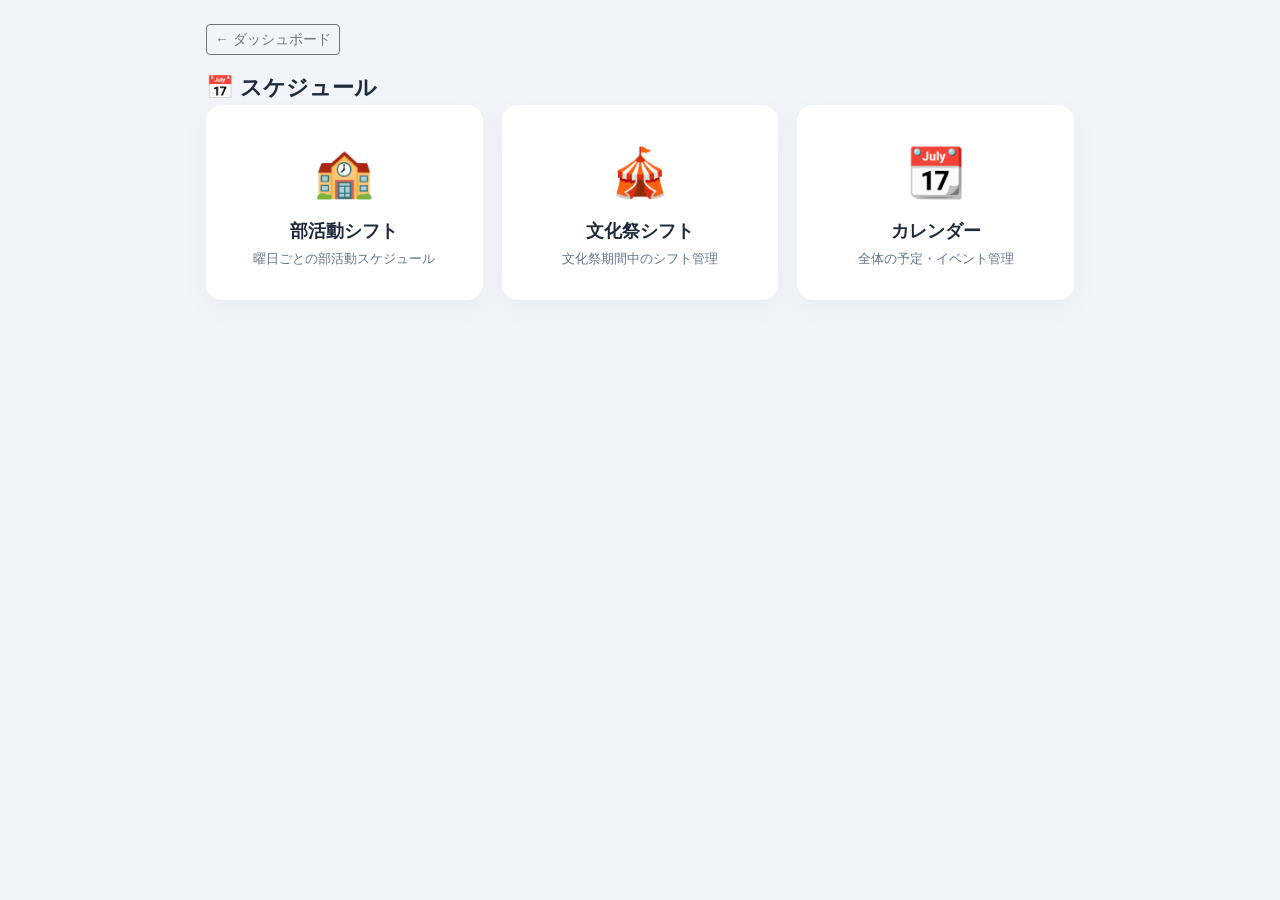
<file: schedules.html>
<!DOCTYPE html>
<html lang="ja">
<head>
  <meta charset="UTF-8">
  <meta name="viewport" content="width=device-width, initial-scale=1.0">
  <title>SUMS スケジュール</title>
  <link href="https://cdn.jsdelivr.net/npm/bootstrap@5.3.3/dist/css/bootstrap.min.css" rel="stylesheet">
  <link href="css/style.css" rel="stylesheet">
</head>
<body class="schedule-body">
  <div class="container-custom">
    <a href="dashboard.html" class="btn btn-sm btn-outline-secondary mb-3">← ダッシュボード</a>
    <div class="page-title">📅 スケジュール</div>
    <div class="entry-cards">
      <a href="schedule_club.html" class="entry-card">
        <div class="entry-icon">🏫</div>
        <h3>部活動シフト</h3>
        <p>曜日ごとの部活動スケジュール</p>
      </a>
      <a href="schedule_festival.html" class="entry-card">
        <div class="entry-icon">🎪</div>
        <h3>文化祭シフト</h3>
        <p>文化祭期間中のシフト管理</p>
      </a>
      <a href="schedule_calendar.html" class="entry-card">
        <div class="entry-icon">📆</div>
        <h3>カレンダー</h3>
        <p>全体の予定・イベント管理</p>
      </a>
    </div>
  </div>
</body>
</html>
</file>
<file: css/style.css>
/* ============================================================
   SUMS 全局样式 - 最终完整版
   包含: 登录 / Dashboard / 日程 / Task / Project / Case /
         Members / 会议 / 文化祭 / 通用组件
   ============================================================ */

/* ===== CSS 变量 ===== */
:root {
  --sums-blue: #3B82F6;
  --sums-teal: #14B8A6;
  --sums-mint: #A7F3D0;
  --sums-bg: #F1F5F9;
  --sums-card-bg: #FFFFFF;
  --sums-text: #1E293B;
  --sums-text-muted: #64748B;
  --sums-radius: 16px;
  --sums-shadow: 0 8px 30px rgba(0, 0, 0, 0.04);
  --sums-transition: 0.2s ease;
}

/* ===== 全局基础 ===== */
body {
  font-family: 'Inter', -apple-system, BlinkMacSystemFont, 'Segoe UI', Roboto, 'Helvetica Neue', sans-serif;
  background-color: var(--sums-bg);
  color: var(--sums-text);
  margin: 0;
  min-height: 100vh;
}

/* ===== 通用工具栏 ===== */
.toolbar {
  display: flex;
  justify-content: space-between;
  align-items: center;
  margin-bottom: 1.5rem;
  flex-wrap: wrap;
  gap: 0.8rem;
}
.toolbar-left {
  display: flex;
  align-items: center;
  gap: 0.6rem;
}
.toolbar-back { flex-shrink: 0; }
.page-title { font-size: 1.4rem; font-weight: 700; margin: 0; }
.add-btn {
  background: linear-gradient(135deg, var(--sums-blue), var(--sums-teal));
  border: none;
  border-radius: 12px;
  padding: 0.5rem 1.2rem;
  color: white;
  font-weight: 600;
  cursor: pointer;
  transition: 0.2s;
  white-space: nowrap;
}
.add-btn:hover { opacity: 0.9; transform: translateY(-1px); }

/* ===== 登录页 ===== */
.login-body {
  display: flex;
  align-items: center;
  justify-content: center;
  padding: 1rem;
  background: linear-gradient(135deg, #EFF6FF 0%, #ECFEFF 100%);
  min-height: 100vh;
}
.login-card {
  max-width: 440px;
  width: 100%;
  background: var(--sums-card-bg);
  border-radius: var(--sums-radius);
  box-shadow: var(--sums-shadow);
  padding: 2rem 2rem 1.8rem;
}
.brand-section { text-align: center; margin-bottom: 1.8rem; }
.brand-logo {
  font-size: 2.2rem;
  font-weight: 700;
  color: var(--sums-blue);
  letter-spacing: -0.5px;
  margin-bottom: 0.2rem;
  display: flex;
  align-items: center;
  justify-content: center;
  gap: 0.4rem;
  user-select: none;
  cursor: pointer;
}
.brand-logo-icon {
  display: inline-block;
  width: 28px;
  height: 28px;
  background: linear-gradient(135deg, var(--sums-blue), var(--sums-teal));
  border-radius: 8px;
}
.brand-subtitle { font-size: 0.9rem; color: var(--sums-text-muted); margin: 0; }
.divider { height: 1px; background: #E2E8F0; margin: 1.3rem 0 1.5rem; }
.form-label-custom { font-size: 0.85rem; font-weight: 600; color: var(--sums-text); margin-bottom: 0.3rem; }
.custom-select-wrapper { position: relative; }
.custom-select-trigger {
  background: #FFFFFF; border: 1px solid #CBD5E1; border-radius: 12px;
  padding: 0.65rem 1rem; display: flex; align-items: center; justify-content: space-between;
  cursor: pointer; transition: border-color var(--sums-transition), box-shadow var(--sums-transition); user-select: none;
}
.custom-select-trigger:hover { border-color: #94A3B8; }
.custom-select-trigger.active { border-color: var(--sums-blue); box-shadow: 0 0 0 3px rgba(59,130,246,0.15); }
.custom-select-trigger .placeholder { color: var(--sums-text-muted); font-size: 0.9rem; }
.custom-select-trigger .selected-text { font-weight: 500; color: var(--sums-text); }
.arrow { font-size: 0.7rem; color: var(--sums-text-muted); transition: transform var(--sums-transition); }
.custom-select-trigger.active .arrow { transform: rotate(180deg); }
.custom-options {
  position: absolute; top: calc(100% + 4px); left: 0; right: 0;
  background: #FFFFFF; border: 1px solid #CBD5E1; border-radius: 12px;
  box-shadow: 0 10px 25px rgba(0,0,0,0.1); z-index: 100; max-height: 220px; overflow-y: auto; display: none;
}
.custom-options.open { display: block; }
.custom-option { padding: 0.55rem 1rem; cursor: pointer; transition: background 0.15s; font-size: 0.9rem; display: flex; justify-content: space-between; align-items: center; }
.custom-option:hover { background: #F1F5F9; }
.custom-option.selected { background: #EFF6FF; color: var(--sums-blue); font-weight: 500; }
.password-field { position: relative; }
.password-field input { border-radius: 12px; padding-right: 3rem; }
.toggle-password { position: absolute; right: 12px; top: 50%; transform: translateY(-50%); background: none; border: none; color: var(--sums-text-muted); cursor: pointer; font-size: 1.1rem; }
.btn-login {
  width: 100%; background: linear-gradient(135deg, var(--sums-blue), var(--sums-teal));
  border: none; border-radius: 12px; padding: 0.7rem; font-weight: 600; color: white;
  letter-spacing: 0.4px; transition: all var(--sums-transition); box-shadow: 0 4px 14px rgba(59,130,246,0.3);
}
.btn-login:hover { background: linear-gradient(135deg, #2563EB, #0D9488); box-shadow: 0 6px 18px rgba(59,130,246,0.4); transform: translateY(-1px); }
.btn-login:disabled { opacity: 0.7; transform: none; cursor: not-allowed; box-shadow: none; }
.error-message { background: #FEF2F2; border: 1px solid #FECACA; color: #B91C1C; border-radius: 10px; padding: 0.6rem 1rem; font-size: 0.85rem; margin-top: 0.8rem; display: none; }
.init-description { text-align: center; font-size: 0.85rem; color: var(--sums-text-muted); margin-bottom: 1.2rem; }

/* 开发者弹窗 */
.dev-modal {
  display: none; position: fixed; top: 0; left: 0; width: 100%; height: 100%;
  background: rgba(0,0,0,0.5); align-items: center; justify-content: center; z-index: 9999;
}
.dev-modal.open { display: flex; }
.dev-modal-content {
  background: #1E293B; color: #F8FAFC; border-radius: var(--sums-radius); padding: 2rem;
  max-width: 380px; width: 90%; box-shadow: 0 20px 50px rgba(0,0,0,0.3);
}
.dev-modal-header { display: flex; justify-content: space-between; align-items: center; margin-bottom: 1.5rem; }
.dev-modal-header h5 { margin: 0; font-size: 1.1rem; }
.dev-modal-close { background: none; border: none; color: #94A3B8; font-size: 1.4rem; cursor: pointer; padding: 0; line-height: 1; }
.dev-modal-close:hover { color: #F8FAFC; }
.dev-modal-content .form-label { color: #CBD5E1; font-size: 0.85rem; font-weight: 500; }
.dev-modal-content input { background: #0F172A; border: 1px solid #334155; color: #F8FAFC; border-radius: 10px; }
.dev-modal-content input:focus { background: #0F172A; border-color: var(--sums-teal); box-shadow: none; color: #F8FAFC; }
.dev-modal-content input::placeholder { color: #64748B; }
.btn-dev-login { width: 100%; background: var(--sums-teal); border: none; border-radius: 12px; padding: 0.65rem; font-weight: 600; color: white; margin-top: 0.5rem; transition: all var(--sums-transition); }
.btn-dev-login:hover { background: #0D9488; transform: translateY(-1px); }
.dev-error-message { background: #7F1D1D; border: 1px solid #B91C1C; color: #FECACA; border-radius: 10px; padding: 0.5rem 0.8rem; font-size: 0.8rem; margin-top: 0.8rem; display: none; }

/* ===== Dashboard ===== */
.dashboard-body { background-color: var(--sums-bg); min-height: 100vh; }
.dashboard-container { max-width: 1024px; margin: 0 auto; padding: 1.5rem 1rem; }
.top-bar { display: flex; justify-content: space-between; align-items: center; margin-bottom: 1.5rem; flex-wrap: wrap; gap: 0.8rem; }
.welcome-section { margin-bottom: 1.5rem; }
.welcome-title {
  font-size: 1.5rem; font-weight: 700;
  background: linear-gradient(135deg, var(--sums-blue), var(--sums-teal));
  -webkit-background-clip: text; -webkit-text-fill-color: transparent; background-clip: text;
}
.welcome-sub { font-size: 0.85rem; color: var(--sums-text-muted); }
.section-title { font-size: 1rem; font-weight: 700; margin-bottom: 0.8rem; display: flex; justify-content: space-between; align-items: center; }
.section-title a { font-size: 0.8rem; font-weight: 500; color: var(--sums-blue); text-decoration: none; }
.stat-cards { display: grid; grid-template-columns: repeat(4, 1fr); gap: 0.8rem; margin-bottom: 2rem; }
.stat-card { background: var(--sums-card-bg); border-radius: 12px; padding: 0.9rem; box-shadow: var(--sums-shadow); text-align: center; }
.stat-number { font-size: 1.6rem; font-weight: 700; }
.stat-label { font-size: 0.75rem; color: var(--sums-text-muted); margin-top: 0.2rem; }
.stat-sub { font-size: 0.7rem; color: var(--sums-text-muted); }
.clickable-card { cursor: pointer; transition: transform 0.15s, box-shadow 0.15s; }
.clickable-card:hover { transform: translateY(-2px); box-shadow: 0 6px 16px rgba(0,0,0,0.08); }

.task-list { list-style: none; padding: 0; margin: 0 0 2rem 0; }
.task-item { background: var(--sums-card-bg); border-radius: 12px; padding: 0.75rem 1rem; margin-bottom: 0.5rem; display: flex; align-items: center; gap: 0.8rem; box-shadow: var(--sums-shadow); }
.task-item.empty-hint { color: var(--sums-text-muted); font-size: 0.9rem; background: none; box-shadow: none; padding-left: 0; }
.priority-dot { width: 10px; height: 10px; border-radius: 50%; flex-shrink: 0; }
.priority-red { background: #EF4444; }
.priority-yellow { background: #F59E0B; }
.priority-blue { background: #3B82F6; }
.task-name { flex: 1; font-weight: 500; }
.task-deadline { font-size: 0.8rem; color: var(--sums-text-muted); }

.approval-card { background: #FFF8E1; border-left: 4px solid #F59E0B; border-radius: 12px; padding: 1rem 1.2rem; margin-bottom: 2rem; }
.approval-btn { background: var(--sums-blue); color: white; border-radius: 8px; }

.quick-cards { display: grid; grid-template-columns: repeat(3, 1fr); gap: 1rem; margin-bottom: 2rem; }
.quick-card { background: var(--sums-card-bg); border-radius: var(--sums-radius); padding: 1.2rem; box-shadow: var(--sums-shadow); cursor: pointer; transition: transform 0.15s, box-shadow 0.15s; display: flex; align-items: center; gap: 1rem; text-decoration: none; color: inherit; }
.quick-card:hover { transform: translateY(-2px); box-shadow: 0 12px 24px rgba(0,0,0,0.08); }
.quick-icon { font-size: 2rem; }
.quick-info h4 { font-size: 1rem; font-weight: 700; margin: 0; }
.quick-info p { font-size: 0.8rem; color: var(--sums-text-muted); margin: 0; }

.module-cards { display: grid; grid-template-columns: repeat(2, 1fr); gap: 1rem; margin-bottom: 2rem; }
.module-card { background: var(--sums-card-bg); border-radius: var(--sums-radius); padding: 1rem 1.2rem; box-shadow: var(--sums-shadow); }
.module-card h3 { font-size: 0.9rem; font-weight: 700; margin-bottom: 0.6rem; }
.mini-list { font-size: 0.85rem; color: var(--sums-text-muted); line-height: 1.6; margin-bottom: 0.5rem; }
.mini-list .empty-hint { font-style: italic; }

.activity-feed { margin-bottom: 2rem; }
.activity-item { background: var(--sums-card-bg); border-radius: 12px; padding: 0.6rem 1rem; margin-bottom: 0.4rem; font-size: 0.85rem; box-shadow: var(--sums-shadow); display: flex; align-items: center; gap: 0.5rem; cursor: pointer; transition: transform 0.15s, box-shadow 0.15s; }
.activity-item:hover { transform: translateY(-1px); box-shadow: 0 6px 14px rgba(0,0,0,0.06); }
.activity-item.empty-hint { color: var(--sums-text-muted); background: none; box-shadow: none; }
.activity-avatar { width: 24px; height: 24px; border-radius: 50%; background: var(--sums-blue); color: white; display: flex; align-items: center; justify-content: center; font-size: 0.7rem; font-weight: 600; flex-shrink: 0; }
.activity-text { flex: 1; }
.activity-time { font-size: 0.75rem; color: var(--sums-text-muted); white-space: nowrap; margin-left: auto; }

.org-overview { display: grid; grid-template-columns: repeat(4, 1fr); gap: 0.8rem; margin-top: 0.5rem; }
.org-stat { background: var(--sums-card-bg); border-radius: 12px; padding: 0.8rem; text-align: center; font-weight: 600; box-shadow: var(--sums-shadow); }
.org-stat span { font-size: 1.2rem; color: var(--sums-blue); }

.comment-btn {
  width: 100%; background: var(--sums-card-bg); border: 2px dashed #CBD5E1; border-radius: 12px;
  padding: 1rem; font-size: 0.9rem; color: var(--sums-text-muted); text-align: left;
  cursor: pointer; transition: border-color 0.2s; display: block;
}
.comment-btn:hover { border-color: var(--sums-blue); }

.comment-list { max-height: 300px; overflow-y: auto; }
.comment-item { padding: 0.6rem 0; border-bottom: 1px solid #F1F5F9; font-size: 0.85rem; }
.comment-item:last-child { border-bottom: none; }
.comment-from { font-weight: 600; color: var(--sums-blue); font-size: 0.8rem; }
.comment-time { font-size: 0.7rem; color: var(--sums-text-muted); margin-left: 0.5rem; }
.comment-text { margin-top: 0.2rem; }

/* ===== 日程模块 ===== */
.schedule-body { background-color: var(--sums-bg); min-height: 100vh; }
.container-custom { max-width: 900px; margin: 0 auto; padding: 1.5rem 1rem; }

.entry-cards { display: grid; grid-template-columns: repeat(3, 1fr); gap: 1.2rem; }
.entry-card { background: var(--sums-card-bg); border-radius: var(--sums-radius); padding: 2rem 1.5rem; box-shadow: var(--sums-shadow); text-align: center; cursor: pointer; transition: transform 0.15s, box-shadow 0.15s; text-decoration: none; color: inherit; }
.entry-card:hover { transform: translateY(-4px); box-shadow: 0 12px 28px rgba(0,0,0,0.08); }
.entry-icon { font-size: 3rem; margin-bottom: 0.8rem; }
.entry-card h3 { font-size: 1.1rem; font-weight: 700; margin-bottom: 0.4rem; }
.entry-card p { font-size: 0.8rem; color: var(--sums-text-muted); margin: 0; }

.calendar-card { background: var(--sums-card-bg); border-radius: var(--sums-radius); box-shadow: var(--sums-shadow); overflow: hidden; }
.calendar-header { display: grid; grid-template-columns: repeat(7, 1fr); background: #F8FAFC; border-bottom: 1px solid #E2E8F0; font-weight: 600; font-size: 0.85rem; color: var(--sums-text-muted); }
.calendar-header div { padding: 0.7rem 0.3rem; text-align: center; }
.calendar-header .sunday { color: #EF4444; }
.calendar-header .saturday { color: #3B82F6; }
.calendar-grid { display: grid; grid-template-columns: repeat(7, 1fr); }
.calendar-cell { min-height: 100px; border: 1px solid #F1F5F9; padding: 0.4rem; font-size: 0.8rem; cursor: pointer; transition: background 0.15s; overflow-y: auto; }
.calendar-cell:hover { background: #FAFBFC; }
.calendar-cell.other-month { opacity: 0.35; }
.calendar-cell.today { background: #EFF6FF; }
.calendar-cell .day-num { font-weight: 600; margin-bottom: 0.3rem; }
.calendar-cell.today .day-num { background: var(--sums-blue); color: white; display: inline-block; width: 22px; height: 22px; line-height: 22px; text-align: center; border-radius: 50%; }
.event-chip { display: block; padding: 0.2rem 0.4rem; border-radius: 6px; margin-bottom: 0.2rem; font-size: 0.72rem; font-weight: 500; white-space: nowrap; overflow: hidden; text-overflow: ellipsis; cursor: pointer; transition: background 0.15s; }
.event-chip:hover { filter: brightness(0.95); }
.event-blue { background: #DBEAFE; color: #1E40AF; }
.event-teal { background: #CCFBF1; color: #0F766E; }
.event-yellow { background: #FEF3C7; color: #92400E; }
.event-red { background: #FEE2E2; color: #991B1B; }

.week-header { display: flex; align-items: center; gap: 0.8rem; margin-bottom: 0.8rem; padding: 0.5rem 1rem; }
.week-grid { display: grid; grid-template-columns: 60px repeat(7, 1fr); gap: 1px; background: #E2E8F0; border-radius: 12px; overflow: hidden; margin: 0 0.5rem 0.5rem; }
.week-time { background: #F8FAFC; padding: 0.5rem 0.3rem; text-align: center; font-size: 0.7rem; color: var(--sums-text-muted); }
.week-cell { background: var(--sums-card-bg); min-height: 40px; padding: 0.2rem; font-size: 0.7rem; cursor: pointer; }
.week-cell:hover { background: #FAFBFC; }
.week-cell.has-event { background: #DBEAFE; }

.shift-table-wrapper { background: var(--sums-card-bg); border-radius: var(--sums-radius); box-shadow: var(--sums-shadow); padding: 0.5rem; overflow-x: auto; }
.shift-table { width: 100%; border-collapse: collapse; }
.shift-table th, .shift-table td { padding: 0.6rem 0.5rem; border: 1px solid #E2E8F0; text-align: center; font-size: 0.8rem; }
.shift-table th { background: #F8FAFC; font-weight: 600; }
.shift-table .member-col { text-align: left; font-weight: 500; background: #FAFBFC; }
.time-slot { background: #EFF6FF; border-radius: 6px; padding: 0.2rem 0.4rem; font-size: 0.72rem; color: var(--sums-blue); cursor: pointer; }
.time-slot.empty { background: transparent; color: var(--sums-text-muted); border: 1px dashed #CBD5E1; }

/* 文化祭シフト特殊样式 */
.shift-slot {
  border-radius: 6px;
  padding: 0.3rem 0.4rem;
  font-size: 0.75rem;
  font-weight: 500;
  cursor: pointer;
  min-height: 32px;
  display: flex;
  align-items: center;
  justify-content: center;
  transition: background 0.15s;
}
.shift-morning { background: #DBEAFE; color: #1E40AF; }
.shift-afternoon { background: #FEF3C7; color: #92400E; }
.shift-allday { background: #D1FAE5; color: #065F46; }
.shift-none {
  background: repeating-linear-gradient(
    -45deg,
    transparent,
    transparent 4px,
    #CBD5E1 4px,
    #CBD5E1 6px
  );
  color: #94A3B8;
}
.shift-select {
  font-size: 0.75rem;
  padding: 0.2rem 0.3rem;
  border-radius: 6px;
  border: 1px solid #CBD5E1;
  width: 100%;
}
.legend {
  display: flex;
  gap: 1.5rem;
  margin-bottom: 1rem;
  flex-wrap: wrap;
  font-size: 0.8rem;
  color: var(--sums-text-muted);
}
.legend-item {
  display: flex;
  align-items: center;
  gap: 0.3rem;
}
.legend-color {
  width: 16px;
  height: 16px;
  border-radius: 4px;
}
.legend-morning { background: #DBEAFE; }
.legend-afternoon { background: #FEF3C7; }
.legend-allday { background: #D1FAE5; }
.legend-none {
  background: repeating-linear-gradient(-45deg, transparent, transparent 4px, #CBD5E1 4px, #CBD5E1 6px);
}

/* ===== Task 模块 ===== */
.add-task-btn { background: linear-gradient(135deg, var(--sums-blue), var(--sums-teal)); border: none; border-radius: 12px; padding: 0.5rem 1.2rem; color: white; font-weight: 600; cursor: pointer; white-space: nowrap; transition: 0.2s; }
.add-task-btn:hover { opacity: 0.9; transform: translateY(-1px); }
.filter-bar { display: flex; gap: 0.8rem; margin-bottom: 1.2rem; flex-wrap: wrap; }
.task-card { background: var(--sums-card-bg); border-radius: var(--sums-radius); padding: 1rem 1.2rem; margin-bottom: 0.6rem; box-shadow: var(--sums-shadow); display: flex; align-items: center; gap: 1rem; cursor: pointer; transition: transform 0.15s, box-shadow 0.15s; }
.task-card:hover { transform: translateY(-2px); box-shadow: 0 12px 24px rgba(0,0,0,0.06); }
.status-dot { width: 8px; height: 8px; border-radius: 50%; flex-shrink: 0; }
.status-open { background: #3B82F6; }
.status-in-progress { background: #F59E0B; }
.status-completed { background: #10B981; }
.task-info { flex: 1; }
.task-title { font-weight: 600; margin-bottom: 0.2rem; }
.task-meta { font-size: 0.8rem; color: var(--sums-text-muted); display: flex; gap: 1rem; }
.task-due { font-size: 0.8rem; white-space: nowrap; }
.task-due.overdue { color: #EF4444; }
.task-due.completed { color: #10B981; }
.confirm-btn { background: var(--sums-blue); color: white; border: none; border-radius: 8px; padding: 0.4rem 1rem; font-size: 0.85rem; cursor: pointer; display: none; }

/* ===== Project 模块 ===== */
.project-card {
  background: var(--sums-card-bg); border-radius: var(--sums-radius); padding: 1.2rem;
  margin-bottom: 0.8rem; box-shadow: var(--sums-shadow); cursor: pointer;
  transition: transform 0.15s, box-shadow 0.15s; border-left: 4px solid #CBD5E1;
}
.project-card:hover { transform: translateY(-2px); box-shadow: 0 12px 24px rgba(0,0,0,0.06); }
.project-card.active { border-left-color: var(--sums-blue); }
.project-card.paused { border-left-color: #F59E0B; }
.project-card.completed { border-left-color: #10B981; }
.project-header { display: flex; justify-content: space-between; align-items: flex-start; gap: 1rem; }
.project-info { flex: 1; }
.project-name { font-weight: 600; font-size: 1.05rem; margin-bottom: 0.2rem; }
.project-meta { font-size: 0.8rem; color: var(--sums-text-muted); display: flex; gap: 1rem; flex-wrap: wrap; }
.project-status { font-size: 0.75rem; padding: 0.2rem 0.6rem; border-radius: 12px; font-weight: 500; white-space: nowrap; }
.status-active { background: #DBEAFE; color: #1E40AF; }
.status-paused { background: #FEF3C7; color: #92400E; }
.progress-bar-wrap { background: #F1F5F9; border-radius: 6px; height: 6px; margin-top: 0.5rem; }
.progress-bar-fill { background: var(--sums-blue); height: 6px; border-radius: 6px; transition: width 0.3s; }

.task-list-inline { list-style: none; padding: 0; margin: 0.5rem 0 0 0; }
.task-item-inline { display: flex; align-items: center; gap: 0.5rem; padding: 0.3rem 0; font-size: 0.82rem; }
.task-check { width: 16px; height: 16px; border: 2px solid #CBD5E1; border-radius: 4px; cursor: pointer; flex-shrink: 0; display: inline-flex; align-items: center; justify-content: center; vertical-align: middle; position: relative; top: -1px; }
.task-check.checked { background: var(--sums-teal); border-color: var(--sums-teal); }
.task-check.checked::after { content: '✓'; color: white; font-size: 0.65rem; font-weight: 700; line-height: 1; }
.task-text { flex: 1; line-height: 1.3; }
.task-text.completed { text-decoration: line-through; color: var(--sums-text-muted); }

/* ===== Case 模块 ===== */
.case-card { background: var(--sums-card-bg); border-radius: var(--sums-radius); padding: 1rem 1.2rem; margin-bottom: 0.6rem; box-shadow: var(--sums-shadow); cursor: pointer; transition: transform 0.15s, box-shadow 0.15s; border-left: 4px solid transparent; }
.case-card:hover { transform: translateY(-2px); box-shadow: 0 12px 24px rgba(0,0,0,0.06); }
.case-card.urgent { border-left-color: #EF4444; }
.case-card.normal { border-left-color: #3B82F6; }
.case-card.low { border-left-color: #10B981; }
.case-header { display: flex; justify-content: space-between; align-items: flex-start; gap: 1rem; }
.case-title { font-weight: 600; font-size: 1rem; }
.case-badge { font-size: 0.7rem; padding: 0.15rem 0.5rem; border-radius: 10px; font-weight: 500; white-space: nowrap; }
.badge-open { background: #DBEAFE; color: #1E40AF; }
.badge-progress { background: #FEF3C7; color: #92400E; }
.badge-resolved { background: #D1FAE5; color: #065F46; }
.badge-upgraded { background: #E0E7FF; color: #3730A3; }
.case-meta { font-size: 0.78rem; color: var(--sums-text-muted); margin-top: 0.3rem; display: flex; gap: 1rem; flex-wrap: wrap; }
.case-preview { font-size: 0.82rem; color: var(--sums-text-muted); margin-top: 0.4rem; }
.upgrade-section { background: #EFF6FF; border-radius: 12px; padding: 1rem; margin-top: 1rem; }
.upgrade-btn { background: var(--sums-blue); color: white; border: none; border-radius: 8px; padding: 0.4rem 1rem; font-size: 0.85rem; cursor: pointer; }
.upgrade-btn:hover { background: #2563EB; }

/* ===== 会议模块 ===== */
.meeting-card { background: var(--sums-card-bg); border-radius: var(--sums-radius); padding: 1rem 1.2rem; margin-bottom: 0.6rem; box-shadow: var(--sums-shadow); display: flex; align-items: center; gap: 1rem; cursor: pointer; transition: transform 0.15s, box-shadow 0.15s; }
.meeting-card:hover { transform: translateY(-2px); box-shadow: 0 12px 24px rgba(0,0,0,0.06); }
.meeting-date-box { background: #F8FAFC; border-radius: 10px; padding: 0.5rem 0.7rem; text-align: center; min-width: 55px; }
.meeting-date-day { font-size: 1.3rem; font-weight: 700; color: var(--sums-blue); }
.meeting-date-month { font-size: 0.7rem; color: var(--sums-text-muted); }
.meeting-info { flex: 1; }
.meeting-title { font-weight: 600; font-size: 1rem; }
.meeting-meta { font-size: 0.78rem; color: var(--sums-text-muted); margin-top: 0.2rem; }
.meeting-badge { font-size: 0.7rem; padding: 0.15rem 0.5rem; border-radius: 10px; font-weight: 500; white-space: nowrap; }
.badge-upcoming { background: #DBEAFE; color: #1E40AF; }
.badge-ongoing { background: #FEF3C7; color: #92400E; }
.badge-completed { background: #D1FAE5; color: #065F46; }

.checklist { list-style: none; padding: 0; margin: 0; }
.checklist-item { display: flex; align-items: center; gap: 0.6rem; padding: 0.4rem 0; border-bottom: 1px solid #F1F5F9; font-size: 0.85rem; }
.checklist-item:last-child { border-bottom: none; }
.check-box { width: 18px; height: 18px; border: 2px solid #CBD5E1; border-radius: 4px; flex-shrink: 0; display: flex; align-items: center; justify-content: center; cursor: pointer; }
.check-box.checked { background: var(--sums-teal); border-color: var(--sums-teal); }
.check-box.checked::after { content: '✓'; color: white; font-size: 0.7rem; font-weight: 700; }
.checklist-text { flex: 1; }
.checklist-text.checked { text-decoration: line-through; color: var(--sums-text-muted); }

.carryover-section { background: #FFFBEB; border-radius: 12px; padding: 1rem; margin-top: 1rem; border-left: 4px solid #F59E0B; }
.carryover-item { display: flex; justify-content: space-between; align-items: center; padding: 0.3rem 0; font-size: 0.85rem; }
.carryover-item .remove-carryover { color: #EF4444; cursor: pointer; background: none; border: none; font-size: 0.9rem; }

.checklist-container { display: flex; flex-wrap: wrap; gap: 0.4rem 1rem; max-height: 120px; overflow-y: auto; padding: 0.3rem 0; }

/* ===== Members 模块 ===== */
.members-body { background-color: var(--sums-bg); min-height: 100vh; }
.members-container { max-width: 960px; margin: 0 auto; padding: 1.5rem 1rem; }
.member-list { background: var(--sums-card-bg); border-radius: var(--sums-radius); box-shadow: var(--sums-shadow); overflow: hidden; }
.member-item { display: flex; align-items: center; padding: 0.8rem 1.2rem; border-bottom: 1px solid #F1F5F9; cursor: pointer; transition: background 0.15s; }
.member-item:hover { background: #F8FAFC; }
.member-name { font-weight: 600; flex: 1; }
.member-position { font-size: 0.85rem; color: var(--sums-text-muted); margin-right: 1rem; }
.member-status { font-size: 0.8rem; padding: 0.2rem 0.6rem; border-radius: 12px; font-weight: 500; }
.status-active { background: #D1FAE5; color: #065F46; }
.status-inactive { background: #FEE2E2; color: #991B1B; }
.badge-role { background: #E0E7FF; color: #3730A3; border-radius: 8px; padding: 0.2rem 0.6rem; font-size: 0.75rem; }

.detail-card { background: var(--sums-card-bg); border-radius: var(--sums-radius); box-shadow: var(--sums-shadow); padding: 1.5rem; }
.back-btn { background: none; border: none; color: var(--sums-blue); font-weight: 500; cursor: pointer; padding: 0; font-size: 0.9rem; }
.back-btn:hover { text-decoration: underline; }
.info-grid { display: grid; grid-template-columns: 1fr 1fr; gap: 0.8rem; margin-bottom: 1.5rem; }
.info-item label { font-size: 0.8rem; color: var(--sums-text-muted); display: block; }
.data-list { margin-bottom: 0.5rem; }
.data-item { padding: 0.4rem 0; border-bottom: 1px solid #F1F5F9; font-size: 0.85rem; display: flex; align-items: center; gap: 0.5rem; }
.data-item:last-child { border-bottom: none; }
.status-running { background: #F59E0B; }

.stat-box { background: #F8FAFC; border-radius: 12px; padding: 0.8rem; text-align: center; font-weight: 600; }
.edit-section { background: #F8FAFC; border-radius: 12px; padding: 1rem; margin-top: 1rem; }

/* ===== 空状态 ===== */
.empty-hint { text-align: center; color: var(--sums-text-muted); padding: 2rem 0; }

/* ===== 响应式 ===== */
@media (max-width: 768px) {
  .stat-cards { grid-template-columns: repeat(2, 1fr); }
  .quick-cards { grid-template-columns: 1fr 1fr; }
  .module-cards { grid-template-columns: 1fr; }
  .org-overview { grid-template-columns: repeat(2, 1fr); }
  .entry-cards { grid-template-columns: 1fr; }
  .calendar-cell { min-height: 70px; padding: 0.2rem; font-size: 0.7rem; }
  .event-chip { font-size: 0.65rem; }
  .week-grid { grid-template-columns: 40px repeat(7, 1fr); font-size: 0.65rem; }
  .info-grid { grid-template-columns: 1fr; }
}
@media (max-width: 480px) {
  .quick-cards { grid-template-columns: 1fr; }
}

/* 日历图例 */
.legend-bar { display: flex; gap: 1rem; margin-bottom: 1rem; flex-wrap: wrap; font-size: 0.75rem; color: var(--sums-text-muted); }
.legend-item { display: flex; align-items: center; gap: 0.3rem; }
.legend-dot { width: 10px; height: 10px; border-radius: 3px; }
.legend-task-open { background: #DBEAFE; }
.legend-task-progress { background: #FEF3C7; }
.legend-task-completed { background: #D1FAE5; }
.legend-task-overdue { background: #FEE2E2; }
.legend-event { background: #DBEAFE; }

/* Task 状态标签 */
.task-open { background: #DBEAFE; color: #1E40AF; }
.task-progress { background: #FEF3C7; color: #92400E; }
.task-completed { background: #D1FAE5; color: #065F46; }
.task-overdue { background: #FEE2E2; color: #991B1B; }

/* 详情弹窗状态标签 */
.detail-status { display: inline-block; padding: 0.2rem 0.6rem; border-radius: 10px; font-size: 0.8rem; font-weight: 500; }
.status-open { background: #DBEAFE; color: #1E40AF; }
.status-progress { background: #FEF3C7; color: #92400E; }
.status-completed { background: #D1FAE5; color: #065F46; }
.status-overdue { background: #FEE2E2; color: #991B1B; }

/* ===== Task 状态边框 ===== */
.task-card {
  border-left: 4px solid #CBD5E1;
}
.task-card.status-open {
  border-left-color: var(--sums-blue);
}
.task-card.status-in-progress {
  border-left-color: #F59E0B;
}
.task-card.status-completed {
  border-left-color: #10B981;
}

/* 状态标签徽章 */
.status-badge {
  font-size: 0.7rem;
  font-weight: 600;
  padding: 0.2rem 0.6rem;
  border-radius: 10px;
  white-space: nowrap;
  flex-shrink: 0;
}
.badge-open { background: #DBEAFE; color: #1E40AF; }
.badge-progress { background: #FEF3C7; color: #92400E; }
.badge-completed { background: #D1FAE5; color: #065F46; }

/* 超期样式增强 */
.task-due.overdue {
  color: #EF4444;
  font-weight: 600;
}
</file>
